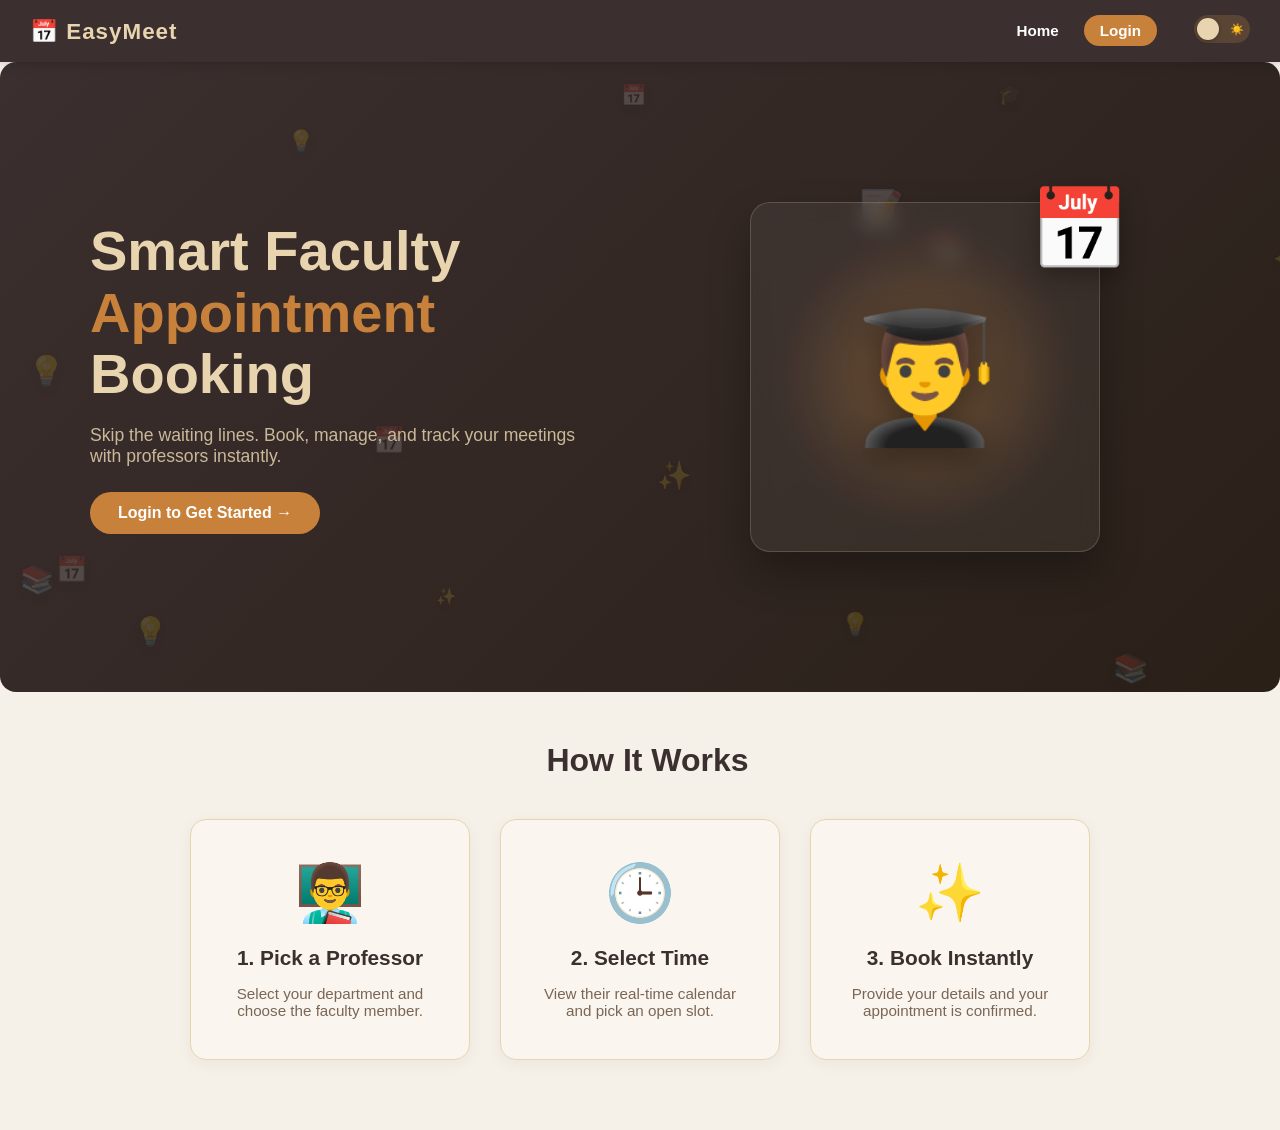
<file: index.html>
<!DOCTYPE html>
<html lang="en">
<head>
  <meta charset="UTF-8" />
  <meta name="viewport" content="width=device-width, initial-scale=1.0"/>
  <title>EasyMeet | Home</title>
  <link rel="stylesheet" href="style.css" />
</head>
<body>

  <nav class="navbar">
    <div class="nav-brand">📅 EasyMeet</div>
    <ul class="nav-links">
      <li><a href="index.html" class="active-link">Home</a></li>
      <li class="student-only" style="display: none;"><a href="booking.html">Book Slot</a></li>
      <li class="student-only" style="display: none;"><a href="history.html">My Appointments</a></li>
      <li class="faculty-only" style="display: none;"><a href="admin.html">Dashboard</a></li>
      <li><a href="login.html" class="btn-login">Login</a></li>
      <li><button id="darkModeBtn" class="dark-mode-btn" aria-label="Toggle dark mode"></button></li>
    </ul>
  </nav>

  <div class="main-layout-wrapper">
    <div class="center-content">
      
      <main class="hero interactive-hero" id="heroSection" style="border-radius: 16px; margin-bottom: 30px;">
        <div id="particlesContainer" class="particles-container"></div>
        <div class="hero-content-wrapper">
          <div class="hero-text-block">
            <h1>Smart Faculty <span class="highlight-text">Appointment</span> Booking</h1>
            <p>Skip the waiting lines. Book, manage, and track your meetings with professors instantly.</p>
            <div class="hero-buttons" style="justify-content: flex-start; margin-top: 25px;">
              <a href="login.html" id="heroActionBtn" class="btn btn-primary interactive-btn">Login to Get Started →</a>
            </div>
          </div>
          <div class="hero-illustration-block" id="heroIllustration">
            <div class="glow-orb"></div>
            <div class="illustration-container">
              <div class="student-figure" id="studentFig">👨‍🎓</div>
              <div class="calendar-figure" id="calendarFig">📅</div>
              <div class="check-figure">✅</div>
            </div>
          </div>
        </div>
      </main>

      <section class="how-it-works page-content" style="margin-top: 0; padding: 20px 0;">
        <h2 style="text-align: center; border: none; margin-bottom: 40px;">How It Works</h2>
        <div class="feature-cards">
          <div class="feature-card">
            <div class="feature-icon">👨‍🏫</div>
            <h3>1. Pick a Professor</h3>
            <p>Select your department and choose the faculty member.</p>
          </div>
          <div class="feature-card">
            <div class="feature-icon">🕒</div>
            <h3>2. Select Time</h3>
            <p>View their real-time calendar and pick an open slot.</p>
          </div>
          <div class="feature-card">
            <div class="feature-icon">✨</div>
            <h3>3. Book Instantly</h3>
            <p>Provide your details and your appointment is confirmed.</p>
          </div>
        </div>
      </section>

    </div>
  </div>

  <script src="main.js"></script>
  <script src="auth.js"></script>
  <script src="ui.js"></script>
  <script src="darkmode.js"></script>
  
  <script>
    document.addEventListener("DOMContentLoaded", function() {
      const isLoggedIn = localStorage.getItem("isLoggedIn") === "true";
      const userRole = localStorage.getItem("userRole");
      const heroBtn = document.getElementById("heroActionBtn");
      
      if (isLoggedIn && heroBtn) {
        if (userRole === "faculty") {
          heroBtn.href = "admin.html"; 
          heroBtn.innerHTML = "Go to Dashboard →";
        } else {
          heroBtn.href = "booking.html"; 
          heroBtn.innerHTML = "Book an Appointment →";
        }
      }
    });
  </script>
</body>
</html>
</file>
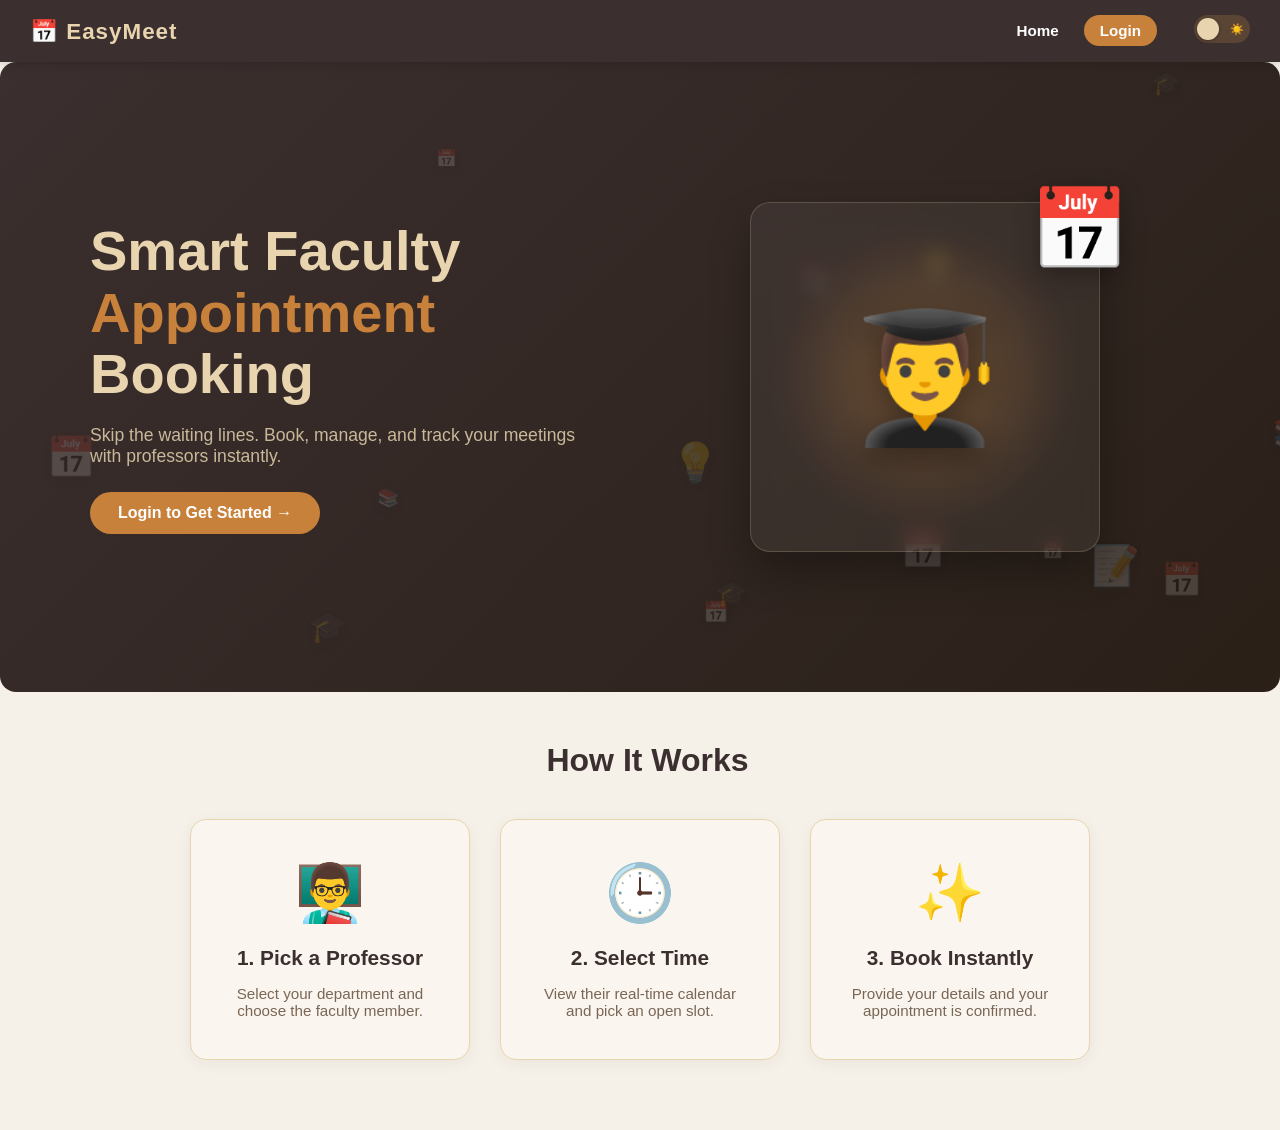
<file: admin.html>
<!DOCTYPE html>
<html lang="en">
<head>
  <meta charset="UTF-8" />
  <meta name="viewport" content="width=device-width, initial-scale=1.0"/>
  <title>Admin Panel | EasyMeet</title>
  <link rel="stylesheet" href="style.css" />
</head>
<body>
  <nav class="navbar">
    <div class="nav-brand">📅 EasyMeet — Admin</div>
    <ul class="nav-links">
      <li><a href="index.html">Home</a></li>
      <li class="student-only" style="display: none;"><a href="booking.html">Book Slot</a></li>
      <li class="student-only" style="display: none;"><a href="history.html">My Appointments</a></li>
      <li class="faculty-only" style="display: none;"><a href="admin.html" class="active-link">Dashboard</a></li>
      <li><a href="login.html" class="btn-login">Login</a></li>
      <li><button id="darkModeBtn" class="dark-mode-btn" aria-label="Toggle dark mode"></button></li>
    </ul>
  </nav>

  <main class="page-content">
    <h2>Faculty Dashboard</h2>
    <p id="adminWelcome">Manage your upcoming appointments and schedules.</p>

    <div class="stat-cards">
      <div class="stat-card"><span class="stat-number" id="statTotal">0</span><span class="stat-label">Total Appointments</span></div>
      <div class="stat-card stat-green"><span class="stat-number" id="statConfirmed">0</span><span class="stat-label">Confirmed</span></div>
      <div class="stat-card stat-red"><span class="stat-number" id="statCancelled">0</span><span class="stat-label">Cancelled</span></div>
    </div>

    <div class="admin-tabs">
      <button class="tab-btn active" onclick="switchTab('bookings')">📋 Appointments List</button>
      <button class="tab-btn" onclick="switchTab('calendar')">📅 Calendar View</button>
    </div>

    <div id="tab-bookings" class="tab-content active">
      <div class="search-filter-bar">
        <input type="text" id="adminSearch" class="input-field search-input" placeholder="🔍 Search name, purpose..." oninput="renderFilteredAdmin()" />
        <select id="statusFilter" class="filter-select" onchange="renderFilteredAdmin()">
          <option value="all">All Status</option>
          <option value="confirmed">✅ Confirmed</option>
          <option value="cancelled">❌ Cancelled</option>
        </select>
        <button class="btn btn-danger" onclick="resetSystem()">🔄 Reset All</button>
      </div>
      <div class="bookings-table-wrapper" id="bookingsTable"><p class="placeholder-text">Loading bookings...</p></div>
    </div>

    <div id="tab-calendar" class="tab-content" style="display:none;">
      <div class="calendar-toolbar" style="margin-bottom: 15px;"><button class="btn btn-secondary" onclick="goToToday()">📍 Go to Today</button></div>
      <div id="calendarContainer"></div>
    </div>
  </main>

  <script src="auth.js"></script>
  <script src="slots.js"></script>
  <script src="booking.js"></script>
  <script src="admin.js"></script>
  <script src="search.js"></script>
  <script src="calender.js"></script>
  <script src="ui.js"></script>
  <script src="darkmode.js"></script>
  <script>
    document.addEventListener("DOMContentLoaded", function () {
      requireLogin();
      if (localStorage.getItem("userRole") !== "faculty") { window.location.href = "index.html"; return; }
      const facultyName = localStorage.getItem("userName") || "Faculty";
      const welcome = document.getElementById("adminWelcome");
      if (welcome) welcome.textContent = `Welcome, ${facultyName}! Here is your schedule.`;
      renderFilteredAdmin();
    });
    function switchTab(tab) {
      document.getElementById("tab-bookings").style.display = "none"; document.getElementById("tab-calendar").style.display = "none";
      document.querySelectorAll(".tab-btn").forEach(b => b.classList.remove("active"));
      document.getElementById("tab-" + tab).style.display = "block"; event.target.classList.add("active");
      if (tab === "calendar") renderCalendar("calendarContainer");
    }
  </script>
</body>
</html>
</file>
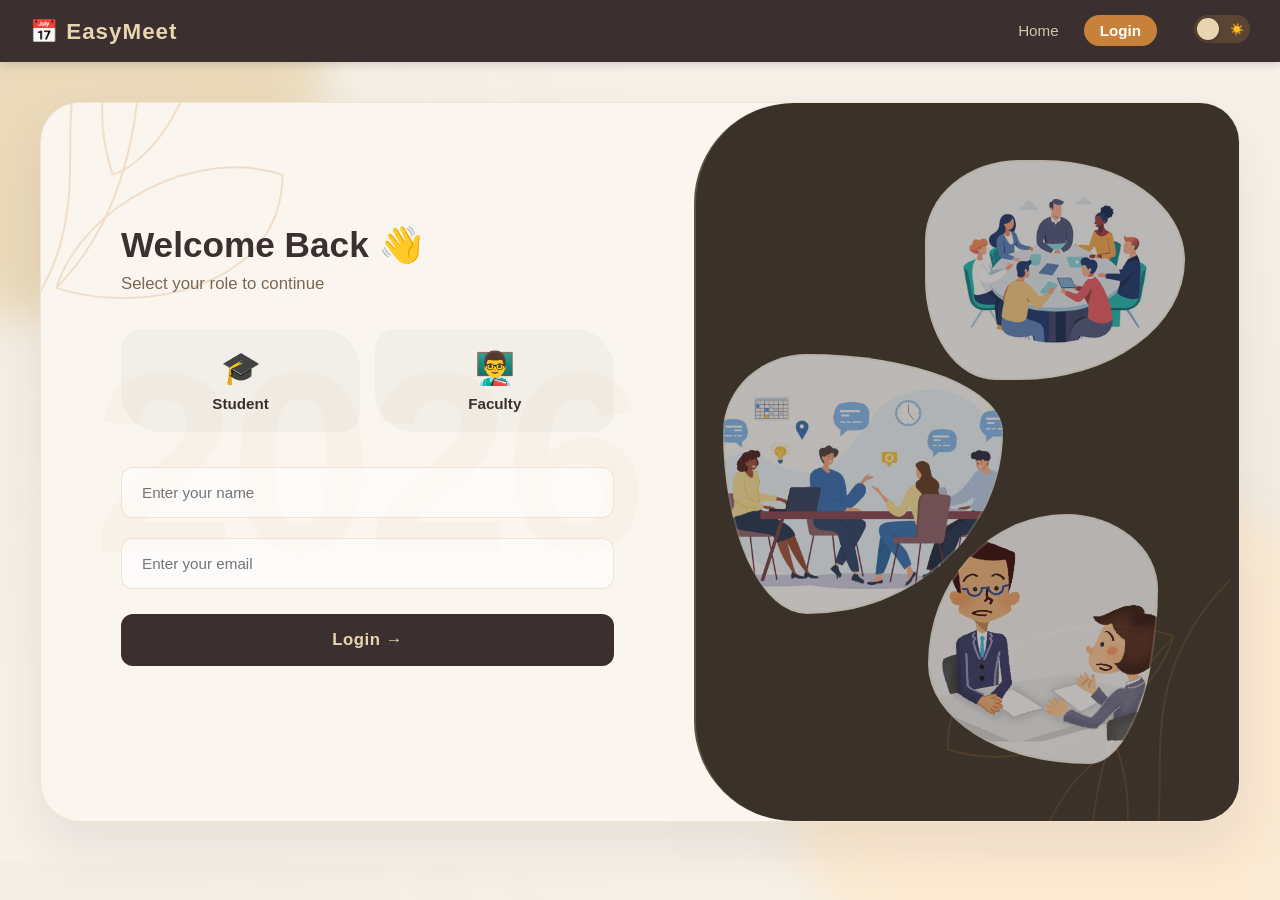
<file: booking.html>
<!DOCTYPE html>
<html lang="en">
<head>
  <meta charset="UTF-8" />
  <meta name="viewport" content="width=device-width, initial-scale=1.0"/>
  <title>Book a Slot | EasyMeet</title>
  <link rel="stylesheet" href="style.css" />
</head>
<body>

  <nav class="navbar">
    <div class="nav-brand">📅 EasyMeet</div>
    <ul class="nav-links">
      <li><a href="index.html">Home</a></li>
      <li class="student-only" style="display: none;"><a href="booking.html" class="active-link">Book Slot</a></li>
      <li class="student-only" style="display: none;"><a href="history.html">My Appointments</a></li>
      <li class="faculty-only" style="display: none;"><a href="admin.html">Dashboard</a></li>
      <li><a href="login.html" class="btn-login">Login</a></li>
      <li><button id="darkModeBtn" class="dark-mode-btn" aria-label="Toggle dark mode"></button></li>
    </ul>
  </nav>

  <main class="page-content">
    <h2>Pick a Time Slot</h2>
    <p>Select faculty and date first, then pick your slot.</p>

    <div class="booking-steps">
      <div class="step active" id="step1"><span class="step-num">1</span><span class="step-label">Select Faculty & Date</span></div>
      <div class="step-arrow">→</div>
      <div class="step" id="step2"><span class="step-num">2</span><span class="step-label">Pick Time Slot</span></div>
      <div class="step-arrow">→</div>
      <div class="step" id="step3"><span class="step-num">3</span><span class="step-label">Fill Details</span></div>
    </div>

    <div class="selector-card">
      <div class="selector-grid">
        <div class="selector-group">
          <label class="selector-label">👨‍🏫 Select Faculty</label>
          <select id="facultySelect" class="input-field select-field" onchange="onFacultyOrDateChange()">
            <option value="">-- Choose Faculty --</option>
            <option value="f1">Dr. Ramesh Kumar — Computer Science</option>
            <option value="f2">Prof. Anita Sharma — Mathematics</option>
            <option value="f3">Dr. Suresh Nair — Electronics</option>
            <option value="f4">Prof. Meena Iyer — Physics</option>
            <option value="f5">Dr. Arvind Singh — Mechanical</option>
          </select>
        </div>
        <div class="selector-group">
          <label class="selector-label">📅 Select Date</label>
          <input type="date" id="bookingDate" class="input-field select-field" onchange="onFacultyOrDateChange()" oninput="onFacultyOrDateChange()" />
        </div>
      </div>
      <div id="facultyInfoCard" class="faculty-info-card" style="display:none;">
        <span class="faculty-avatar">👨‍🏫</span>
        <div class="faculty-info-text">
          <span id="facultyInfoName" class="faculty-info-name"></span>
          <span id="facultyInfoDept" class="faculty-info-dept"></span>
        </div>
      </div>
    </div>

    <p id="nextSlotHint" class="next-slot-hint" style="display:none;"></p>

    <div class="slots-container" id="slotsContainer">
      <div class="placeholder-text">📅 Please select a <strong>date</strong> and 👨‍🏫 <strong>faculty</strong> above to see available slots.</div>
    </div>

    <div class="booking-form-card" id="bookingFormCard">
      <h3>📋 Appointment Details</h3>
      <p id="selectedSlotDisplay" class="selected-slot-text">No slot selected yet</p>
      <div class="form-grid">
        <div class="form-row">
          <div class="form-group"><label class="form-label">👤 Full Name</label><input type="text" id="bookingName" placeholder="Your full name" class="input-field" /></div>
          <div class="form-group"><label class="form-label">🎓 Roll Number</label><input type="text" id="bookingRollNo" placeholder="e.g. CS2021001" class="input-field" /></div>
        </div>
        <div class="form-row">
          <div class="form-group"><label class="form-label">📧 Email</label><input type="email" id="bookingEmail" placeholder="your@email.com" class="input-field" /></div>
          <div class="form-group">
            <label class="form-label">⚡ Priority</label>
            <select id="prioritySelect" class="input-field select-field"><option value="low">🟢 Low</option><option value="medium" selected>🟡 Medium</option><option value="urgent">🔴 Urgent</option></select>
          </div>
        </div>
        <div class="form-row">
          <div class="form-group">
            <label class="form-label">⏱️ Duration</label>
            <select id="durationSelect" class="input-field select-field" onchange="onDurationChange()"><option value="30min">30 Minutes</option><option value="1hr">1 Hour (blocks 2 slots)</option></select>
          </div>
          <div class="form-group"><label class="form-label">📝 Purpose</label><input type="text" id="bookingPurpose" placeholder="e.g. Project discussion" class="input-field" /></div>
        </div>
        <div class="form-group full-width-group">
          <label class="form-label">🗒️ Additional Notes (optional)</label>
          <textarea id="bookingNotes" placeholder="Any extra details for the faculty..." class="input-field textarea-field" rows="2"></textarea>
        </div>
      </div>
      <p class="login-note" id="bookingError"></p>
      <div class="form-actions">
        <button class="btn btn-primary" onclick="handleBookingSubmit()">Confirm Booking ✅</button>
        <a href="index.html" class="btn btn-outline-dark">Cancel</a>
      </div>
    </div>
  </main>

  <script src="slots.js"></script>
  <script src="auth.js"></script>
  <script src="booking.js"></script>
  <script src="smart.js"></script>
  <script src="ui.js"></script>
  <script src="darkmode.js"></script>
  <script>
    document.addEventListener("DOMContentLoaded", function () {
      requireLogin();
      const storedName = localStorage.getItem("userName");
      const storedEmail = localStorage.getItem("userEmail");
      if(storedName) document.getElementById("bookingName").value = storedName;
      if(storedEmail) document.getElementById("bookingEmail").value = storedEmail;

      const today = new Date().toISOString().split("T")[0];
      const dateInput = document.getElementById("bookingDate");
      dateInput.min   = today; dateInput.value = today;

      document.getElementById("facultySelect").addEventListener("change", onFacultyOrDateChange);
      document.getElementById("bookingDate").addEventListener("change",   onFacultyOrDateChange);
      document.getElementById("bookingDate").addEventListener("input",    onFacultyOrDateChange);
      document.getElementById("durationSelect").addEventListener("change", onDurationChange);
      renderSlotsWithColors("slotsContainer", smartSlotClick);
    });

    window.addEventListener("beforeunload", function (e) { if (typeof selectedSlot !== 'undefined' && selectedSlot) { e.preventDefault(); e.returnValue = ""; } });

    function onFacultyOrDateChange() {
      const facultyId = document.getElementById("facultySelect").value;
      const date      = document.getElementById("bookingDate").value;
      const infoCard = document.getElementById("facultyInfoCard");
      if (facultyId) {
        const faculty = getFacultyById(facultyId);
        if (faculty) { document.getElementById("facultyInfoName").textContent = faculty.name; document.getElementById("facultyInfoDept").textContent = faculty.dept; infoCard.style.display = "flex"; }
      } else { infoCard.style.display = "none"; }
      if (typeof selectedSlot !== 'undefined') selectedSlot = null;
      const display = document.getElementById("selectedSlotDisplay");
      if (display) { display.textContent = "No slot selected yet"; display.style.color = ""; }

      const step1 = document.getElementById("step1"); const step2 = document.getElementById("step2");
      if (facultyId && date) { step1.classList.add("done"); step1.classList.remove("active"); step2.classList.add("active"); } 
      else { step1.classList.remove("done"); step1.classList.add("active"); step2.classList.remove("active"); }

      renderSlotsWithColors("slotsContainer", smartSlotClick);
      if (typeof showNextSlotHint === "function") showNextSlotHint();
    }

    function onDurationChange() {
      const duration = document.getElementById("durationSelect").value;
      if (duration === "1hr" && typeof selectedSlot !== 'undefined' && selectedSlot) {
        const idx = ALL_SLOTS.findIndex(s => s.id === selectedSlot.id);
        if (idx !== -1 && idx + 1 < ALL_SLOTS.length) {
          if (typeof showToast === "function") showToast("⏱️ 1hr: " + selectedSlot.label + " + " + ALL_SLOTS[idx + 1].label + " will be blocked.", "warning");
        }
      }
    }
  </script>
</body>
</html>
</file>
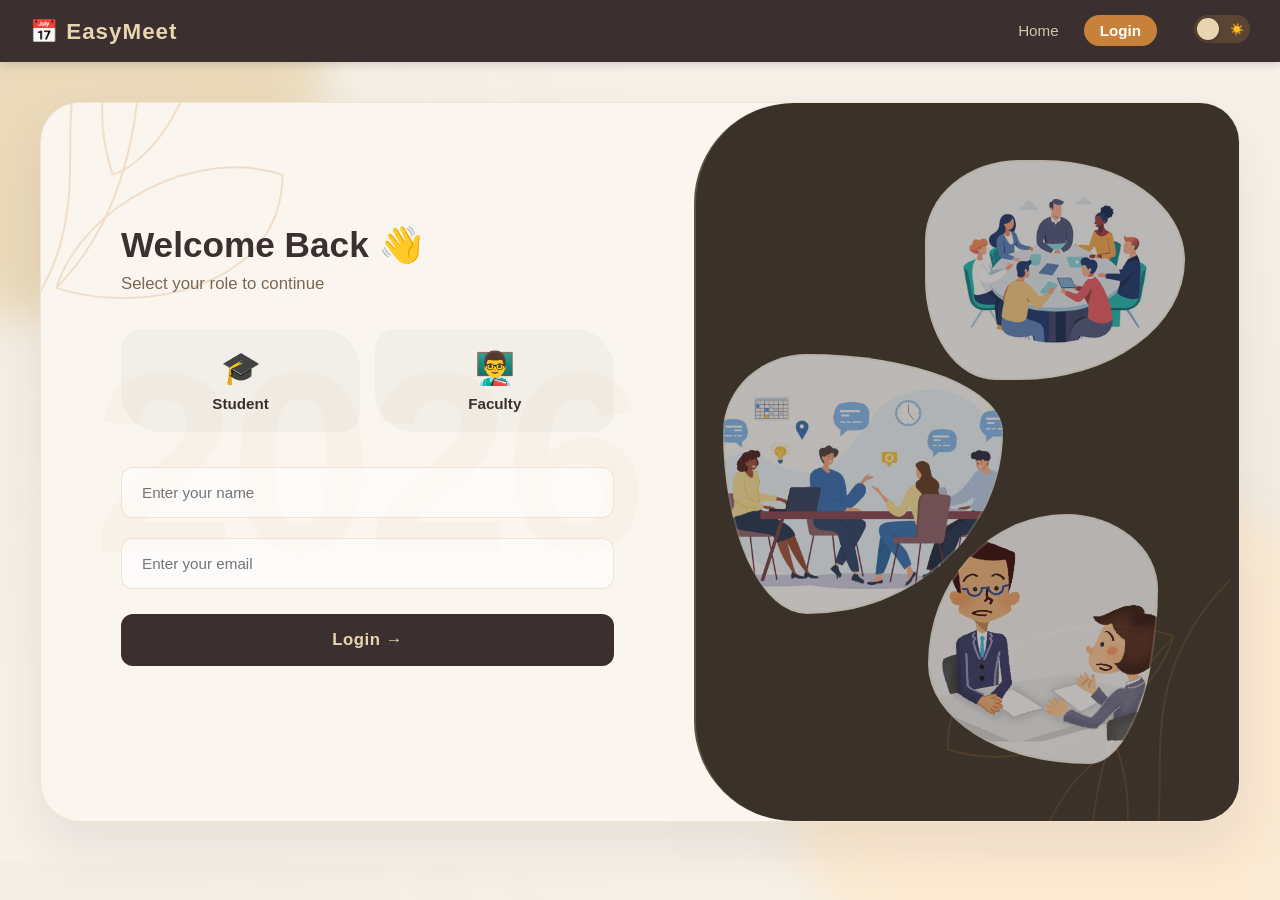
<file: confirmation.html>
<!DOCTYPE html>
<html lang="en">
<head>
  <meta charset="UTF-8" />
  <meta name="viewport" content="width=device-width, initial-scale=1.0"/>
  <title>Booking Confirmed | EasyMeet</title>
  <link rel="stylesheet" href="style.css" />
</head>
<body>

  <nav class="navbar">
    <div class="nav-brand">📅 EasyMeet</div>
    <ul class="nav-links">
      <li><a href="index.html">Home</a></li>
      <li class="student-only" style="display: none;"><a href="booking.html">Book Slot</a></li>
      <li class="student-only" style="display: none;"><a href="history.html">My Appointments</a></li>
      <li class="faculty-only" style="display: none;"><a href="admin.html">Dashboard</a></li>
      <li><a href="login.html" class="btn-login">Login</a></li>
      <li><button id="darkModeBtn" class="dark-mode-btn" aria-label="Toggle dark mode"></button></li>
    </ul>
  </nav>

  <main class="confirm-wrapper">
    <div class="confirm-card">
      <div class="confirm-icon">✅</div>
      <h2>Booking Confirmed!</h2>
      <p class="confirm-subtitle">Your appointment has been successfully booked.</p>

      <div class="confirm-details" id="confirmDetails">
        <p style="color:#7a6655;">Loading your booking details...</p>
      </div>

      <div class="confirm-actions">
        <a href="booking.html" class="btn btn-primary">📋 Book Another</a>
        <a href="history.html" class="btn btn-secondary">📁 My Appointments</a>
        <a href="index.html" class="btn btn-outline-dark">🏠 Home</a>
      </div>
    </div>
  </main>

  <script src="auth.js"></script>
  <script src="ui.js"></script>
  <script src="darkmode.js"></script>
  <script>
    document.addEventListener("DOMContentLoaded", function () {
      requireLogin();
      const container = document.getElementById("confirmDetails");
      if (!container) return;
      const booking = JSON.parse(localStorage.getItem("lastBooking"));
      if (!booking) {
        container.innerHTML = `<p style="color:#b94040;text-align:center;padding:20px;">⚠️ No booking found. Please <a href="booking.html" style="color:#c8813a;">book an appointment</a> first.</p>`;
        return;
      }
      const priorityColors = {
        low:    { bg: "#e8f5e9", color: "#2e7d32", label: "🟢 Low"    },
        medium: { bg: "#fff8e1", color: "#f57f17", label: "🟡 Medium" },
        urgent: { bg: "#fdecea", color: "#b94040", label: "🔴 Urgent" }
      };
      const p = priorityColors[booking.priority] || priorityColors.medium;
      container.innerHTML = `
        <div class="detail-row"><span class="detail-label">🪪 Booking ID</span><span class="detail-value">${booking.id}</span></div>
        <div class="detail-row"><span class="detail-label">👤 Name</span><span class="detail-value">${booking.name}</span></div>
        <div class="detail-row"><span class="detail-label">🎓 Roll No</span><span class="detail-value">${booking.rollNo || "N/A"}</span></div>
        <div class="detail-row"><span class="detail-label">📧 Email</span><span class="detail-value">${booking.email}</span></div>
        <div class="detail-row"><span class="detail-label">👨‍🏫 Faculty</span><span class="detail-value">${booking.facultyName || "N/A"}</span></div>
        <div class="detail-row"><span class="detail-label">🏛️ Department</span><span class="detail-value">${booking.facultyDept || "N/A"}</span></div>
        <div class="detail-row"><span class="detail-label">📅 Date</span><span class="detail-value">${booking.date || "N/A"}</span></div>
        <div class="detail-row"><span class="detail-label">🕐 Time Slot</span><span class="detail-value">${booking.slotLabel}</span></div>
        <div class="detail-row"><span class="detail-label">⏱️ Duration</span><span class="detail-value">${booking.duration || "30min"}</span></div>
        <div class="detail-row"><span class="detail-label">⚡ Priority</span><span class="detail-value"><span style="background:${p.bg};color:${p.color};padding:3px 10px;border-radius:20px;font-weight:700;font-size:0.85rem;">${p.label}</span></span></div>
        <div class="detail-row"><span class="detail-label">📝 Purpose</span><span class="detail-value">${booking.purpose}</span></div>
        <div class="detail-row"><span class="detail-label">✅ Status</span><span class="detail-value status-confirmed">Confirmed</span></div>
      `;
    });
  </script>
</body>
</html>
</file>
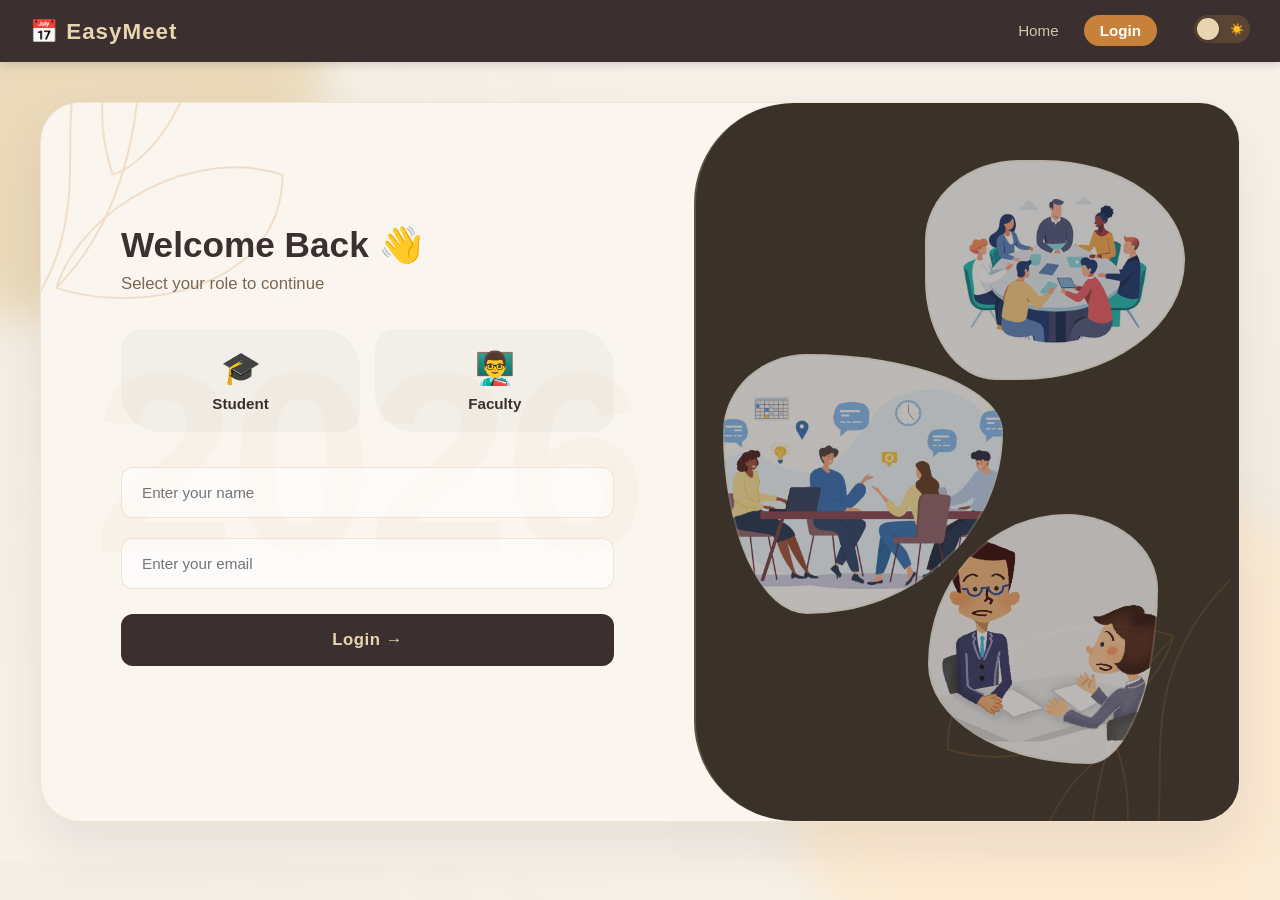
<file: history.html>
<!DOCTYPE html>
<html lang="en">
<head>
  <meta charset="UTF-8" />
  <meta name="viewport" content="width=device-width, initial-scale=1.0"/>
  <title>My Appointments | EasyMeet</title>
  <link rel="stylesheet" href="style.css" />
</head>
<body>

  <nav class="navbar">
    <div class="nav-brand">📅 EasyMeet</div>
    <ul class="nav-links">
      <li><a href="index.html">Home</a></li>
      <li class="student-only" style="display: none;"><a href="booking.html">Book Slot</a></li>
      <li class="student-only" style="display: none;"><a href="history.html" class="active-link">My Appointments</a></li>
      <li class="faculty-only" style="display: none;"><a href="admin.html">Dashboard</a></li>
      <li><a href="login.html" class="btn-login">Login</a></li>
      <li><button id="darkModeBtn" class="dark-mode-btn" aria-label="Toggle dark mode"></button></li>
    </ul>
  </nav>

  <main class="page-content">
    <h2>My Appointments</h2>
    <p>Search and manage all your booked appointments.</p>

    <div class="history-toolbar">
      <span id="totalCount" class="total-badge">0 Appointment(s)</span>
      <a href="booking.html" class="btn btn-primary">+ Book New</a>
    </div>

    <div class="search-filter-bar">
      <input type="text" id="historySearch" class="input-field search-input" placeholder="🔍 Search by slot, purpose, faculty..." oninput="renderAllHistory()" />
      <select id="historyStatusFilter" class="filter-select" onchange="renderAllHistory()">
        <option value="all">All Status</option>
        <option value="confirmed">✅ Confirmed</option>
        <option value="cancelled">❌ Cancelled</option>
      </select>
    </div>

    <div id="historyContainer"></div>

  </main>

  <script src="auth.js"></script>
  <script src="slots.js"></script>
  <script src="booking.js"></script>
  <script src="history.js"></script>
  <script src="ui.js"></script>
  <script src="darkmode.js"></script>
  <script>
    document.addEventListener("DOMContentLoaded", function () {
      requireLogin();
      renderAllHistory();
    });
  </script>
</body>
</html>
</file>
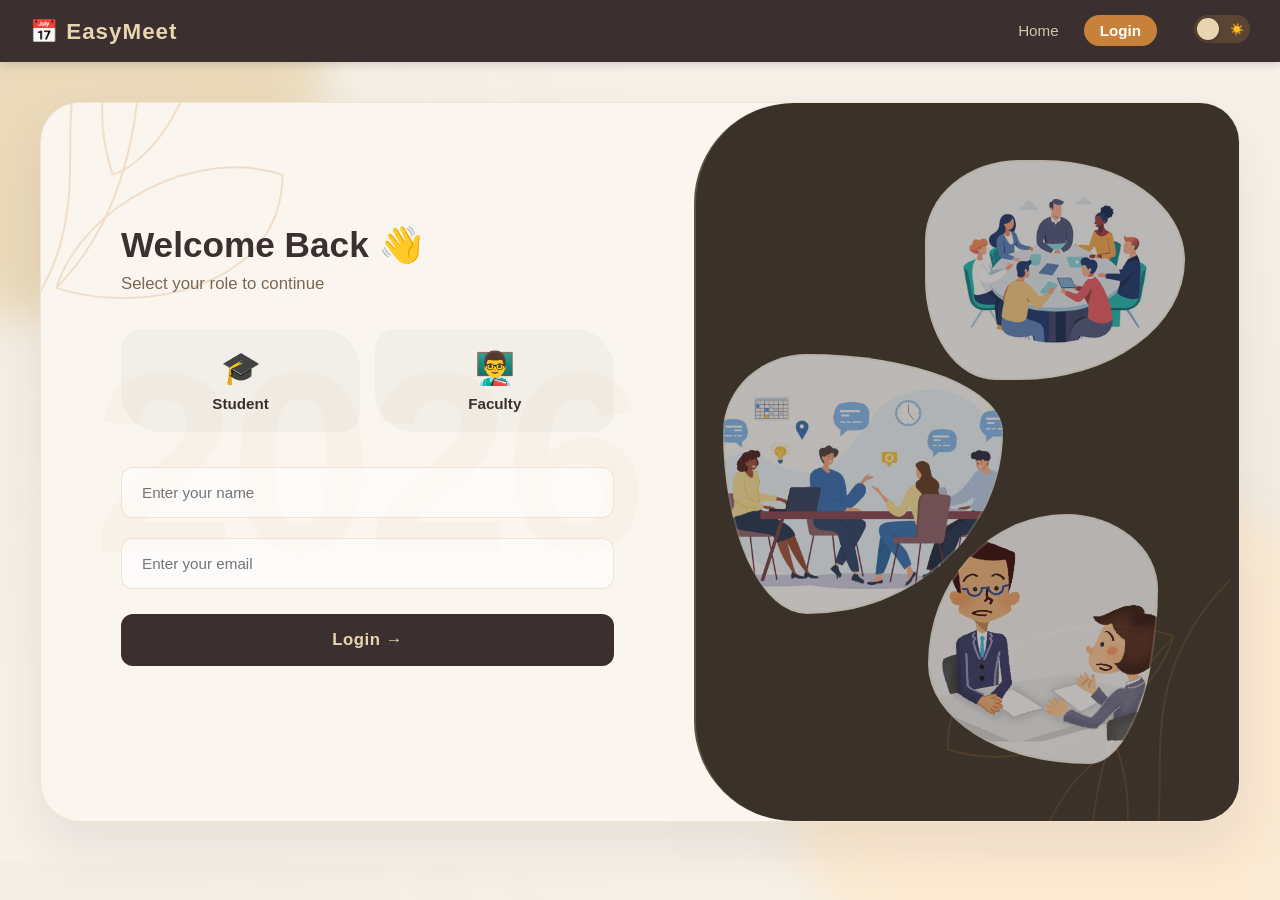
<file: login.html>
<!DOCTYPE html>
<html lang="en">
<head>
  <meta charset="UTF-8" />
  <meta name="viewport" content="width=device-width, initial-scale=1.0"/>
  <title>Login | EasyMeet</title>
  <link rel="stylesheet" href="style.css" />
</head>
<body class="login-body-bg">
  <nav class="navbar">
    <div class="nav-brand">📅 EasyMeet</div>
    <ul class="nav-links">
      <li><a href="index.html">Home</a></li>
      <li class="student-only" style="display: none;"><a href="booking.html">Book Slot</a></li>
      <li class="student-only" style="display: none;"><a href="history.html">My Appointments</a></li>
      <li class="faculty-only" style="display: none;"><a href="admin.html">Dashboard</a></li>
      <li><a href="login.html" class="btn-login active-link">Login</a></li>
      <li><button id="darkModeBtn" class="dark-mode-btn" aria-label="Toggle dark mode"></button></li>
    </ul>
  </nav>

  <main class="split-login-container">
    
    <div class="login-pane-left">
      <div class="watermark-text">2026</div>

      <div class="gossamer-leaf leaf-left"></div>

      <div class="login-content-wrapper">
        <h2 style="margin-bottom: 8px; font-size: 2.2rem; color: #3b2f2f;">Welcome Back 👋</h2>
        <p style="margin-bottom: 35px; color: #7a6655; font-size: 1.05rem;">Select your role to continue</p>
        
        <div class="role-selector" style="gap: 15px; margin-bottom: 35px;">
          <div class="role-card aesthetic-role" id="roleStudent" onclick="selectRole('student')">
            <span class="role-icon">🎓</span><span class="role-label">Student</span>
          </div>
          <div class="role-card aesthetic-role" id="roleFaculty" onclick="selectRole('faculty')">
            <span class="role-icon">👨‍🏫</span><span class="role-label">Faculty</span>
          </div>
        </div>
        
        <div class="login-form aesthetic-form" style="gap: 20px;">
          <div id="nameFieldWrapper">
            <input type="text" id="userName" placeholder="Enter your name" class="input-field soft-input" />
          </div>
          <input type="email" id="userEmail" placeholder="Enter your email" class="input-field soft-input" />
          <button class="btn btn-primary full-width soft-btn" onclick="handleLogin()">Login →</button>
        </div>
        <p class="login-note" id="loginError" style="margin-top: 15px;"></p>
      </div>
    </div>


    <div class="login-pane-right">
      <div class="gossamer-leaf leaf-right"></div>

      <div class="soft-blob blob-top-right" style="background-image: url('EasyMeet1.jpg');"></div>
      <div class="soft-blob blob-middle-left" style="background-image: url('EasyMeet2.jpg');"></div>
      <div class="soft-blob blob-bottom-right" style="background-image: url('EasyMeet3.png');"></div>
    </div>

  </main>

  <script src="slots.js"></script>
  <script src="auth.js"></script>
  <script>
    const originalSelectRole = selectRole;
    selectRole = function(role) {
      originalSelectRole(role);
      const wrapper = document.getElementById("nameFieldWrapper");
      if (role === "faculty") {
        wrapper.innerHTML = `<select id="userName" class="input-field select-field soft-input"><option value="">-- Select your name --</option>${FACULTY_LIST.map(f => `<option value="${f.name}">${f.name} — ${f.dept}</option>`).join("")}</select>`;
      } else {
        wrapper.innerHTML = `<input type="text" id="userName" placeholder="Enter your name" class="input-field soft-input" />`;
      }
    };
  </script>
  <script src="ui.js"></script>
  <script src="darkmode.js"></script>
</body>
</html>
</file>
<file: style.css>
/* ===== RESET & BASE ===== */
* {
  margin: 0;
  padding: 0;
  box-sizing: border-box;
}

body {
  font-family: 'Segoe UI', Tahoma, Geneva, Verdana, sans-serif;
  background-color: #f5f0e8;
  color: #3b2f2f;
  transition: background-color 0.3s ease, color 0.3s ease;
}

a {
  text-decoration: none;
  color: inherit;
}

/* ===== NAVBAR ===== */
.navbar {
  display: flex;
  justify-content: space-between;
  align-items: center;
  background-color: #3b2f2f;
  padding: 15px 30px;
  color: #f5f0e8;
  position: sticky;
  top: 0;
  z-index: 100;
  box-shadow: 0 2px 10px rgba(0,0,0,0.15);
  transition: background-color 0.3s ease;
}

.nav-brand {
  font-size: 1.4rem;
  font-weight: bold;
  letter-spacing: 1px;
  color: #e8d5b0;
}

.nav-links {
  list-style: none;
  display: flex;
  gap: 25px;
  align-items: center;
}

.nav-links a {
  color: #d4c5a9;
  font-size: 0.95rem;
  transition: color 0.2s;
}

.nav-links a:hover, .nav-links a.active-link {
  color: #fff;
  font-weight: bold;
}

.btn-login {
  background-color: #c8813a;
  color: #fff !important;
  padding: 7px 16px;
  border-radius: 20px;
  font-weight: bold;
  transition: background 0.2s;
}

.btn-login:hover {
  background-color: #a8652a;
}

/* ===== HERO SECTION ===== */
.hero {
  text-align: center;
  padding: 90px 20px;
  background: linear-gradient(135deg, #3b2f2f, #6b4c3b);
  color: #f5f0e8;
  min-height: 60vh;
  display: flex;
  flex-direction: column;
  justify-content: center;
  align-items: center;
  gap: 20px;
}

.hero h1 {
  font-size: 2.8rem;
  font-weight: 700;
  color: #e8d5b0;
}

.hero p {
  font-size: 1.1rem;
  color: #c9b99a;
  max-width: 500px;
}

.hero-buttons {
  display: flex;
  gap: 15px;
  flex-wrap: wrap;
  justify-content: center;
  margin-top: 10px;
}

/* ===== BUTTONS ===== */
.btn {
  padding: 12px 28px;
  border-radius: 25px;
  font-size: 1rem;
  font-weight: 600;
  cursor: pointer;
  border: none;
  transition: all 0.25s ease;
  display: inline-block;
}

.btn-primary { background-color: #c8813a; color: #fff; }
.btn-primary:hover {
  background-color: #a8652a;
  transform: translateY(-2px);
  box-shadow: 0 5px 15px rgba(200,129,58,0.35);
}

.btn-secondary { background-color: #7a5c44; color: #f5f0e8; }
.btn-secondary:hover {
  background-color: #5e4433;
  transform: translateY(-2px);
}

.btn-outline { background-color: transparent; color: #f5f0e8; border: 2px solid #e8d5b0; }
.btn-outline:hover { background-color: #e8d5b0; color: #3b2f2f; transform: translateY(-2px); }

.btn-danger { background-color: #b94040; color: white; }
.btn-danger:hover { background-color: #952f2f; }

.btn-danger-sm {
  background: #b94040; color: white; border: none; padding: 6px 12px;
  border-radius: 8px; font-size: 0.8rem; cursor: pointer; transition: background 0.2s; margin-right: 5px;
}
.btn-danger-sm:hover { background: #952f2f; }

.btn-delete-sm {
  background: #7a5c44; color: white; border: none; padding: 6px 12px;
  border-radius: 8px; font-size: 0.8rem; cursor: pointer; transition: background 0.2s;
}
.btn-delete-sm:hover { background: #5e4433; }

.btn-outline-dark {
  background: transparent; border: 2px solid #3b2f2f; color: #3b2f2f;
  padding: 12px 28px; border-radius: 25px; font-size: 1rem; font-weight: 600; cursor: pointer; transition: all 0.2s ease;
}
.btn-outline-dark:hover { background: #3b2f2f; color: #f5f0e8; }

/* ===== PAGE CONTENT ===== */
.page-content { max-width: 900px; margin: 50px auto; padding: 0 20px; }
.page-content h2 { font-size: 2rem; margin-bottom: 10px; color: #3b2f2f; border-left: 5px solid #c8813a; padding-left: 15px; }
.page-content p { color: #7a6655; margin-bottom: 25px; }

/* ===== LOGIN PAGE ===== */
.login-wrapper { min-height: 85vh; display: flex; justify-content: center; align-items: center; padding: 30px 20px; background-color: #f5f0e8; }
.login-card { background: #faf6ef; border-radius: 16px; padding: 40px 35px; width: 100%; max-width: 480px; box-shadow: 0 8px 30px rgba(59,47,47,0.12); border: 1px solid #e8d5b0; text-align: center; }

.role-selector { display: flex; gap: 20px; justify-content: center; margin-bottom: 35px; }
.role-card {
  flex: 1; padding: 18px 10px; border-radius: 12px; border: 2px solid #e8d5b0;
  background: #fff8f0; cursor: pointer; transition: all 0.2s ease;
  display: flex; flex-direction: column; align-items: center; gap: 8px;
}
.role-card:hover { border-color: #c8813a; background: #fff2e2; }
.role-card.active { border-color: #c8813a; background: #fde8cc; box-shadow: 0 4px 12px rgba(200,129,58,0.25); }
.role-icon { font-size: 2rem; }
.role-label { font-weight: 600; color: #3b2f2f; font-size: 0.95rem; }

.login-form { display: flex; flex-direction: column; gap: 22px; }
.login-note { margin-top: 20px; font-size: 0.9rem; min-height: 20px; color: #b94040; }

/* ===== FORMS & INPUTS ===== */
.input-field {
  padding: 14px 16px; border-radius: 10px; border: 1.5px solid #d4c5a9;
  background: #fff; font-size: 0.95rem; color: #3b2f2f; outline: none; transition: border 0.2s; width: 100%; font-family: inherit;
}
.input-field:focus { border-color: #c8813a; }
.select-field {
  appearance: none;
  background-image: url("data:image/svg+xml,%3Csvg xmlns='http://www.w3.org/2000/svg' width='12' height='8' viewBox='0 0 12 8'%3E%3Cpath fill='%23c8813a' d='M6 8L0 0h12z'/%3E%3C/svg%3E");
  background-repeat: no-repeat; background-position: right 14px center; cursor: pointer;
}
.full-width { width: 100%; padding: 14px; font-size: 1rem; border-radius: 10px; margin-top: 5px; }

.form-grid, .form-row { display: grid; grid-template-columns: 1fr 1fr; gap: 16px; margin-bottom: 10px; }
.form-group { display: flex; flex-direction: column; gap: 7px; }
.form-label, .selector-label { font-size: 0.85rem; font-weight: 700; color: #7a6655; text-transform: uppercase; letter-spacing: 0.5px; }
.full-width-group { grid-column: 1 / -1; }
.textarea-field { resize: vertical; font-family: inherit; }

/* ===== BOOKING CARDS & SLOTS ===== */
.selector-card { background: #faf6ef; border: 1px solid #e8d5b0; border-radius: 14px; padding: 22px; margin-bottom: 20px; box-shadow: 0 4px 14px rgba(59,47,47,0.07); }
.booking-form-card { background: #faf6ef; border: 1px solid #e8d5b0; border-radius: 16px; padding: 30px; margin-top: 35px; box-shadow: 0 6px 20px rgba(59,47,47,0.08); }
.booking-form-card h3 { font-size: 1.4rem; color: #3b2f2f; margin-bottom: 10px; }
.selected-slot-text { font-size: 0.95rem; color: #7a6655; margin-bottom: 20px; font-weight: 500; }
.form-actions { display: flex; gap: 14px; margin-top: 18px; flex-wrap: wrap; }

.slots-container { display: flex; flex-wrap: wrap; gap: 14px; margin: 20px 0; }
.placeholder-text { color: #b0a090; font-style: italic; padding: 25px; border: 2px dashed #d4c5a9; border-radius: 10px; width: 100%; text-align: center; background-color: #faf6ef; }

.slot-card {
  width: calc(33.33% - 10px); padding: 18px 15px; border-radius: 12px;
  display: flex; flex-direction: column; gap: 8px; cursor: pointer; transition: all 0.2s ease; border: 2px solid transparent;
}
.slot-available { background: #fff8f0; border-color: #d4c5a9; }
.slot-available:hover { border-color: #c8813a; background: #fde8cc; transform: translateY(-3px); box-shadow: 0 6px 16px rgba(200,129,58,0.2); }
.slot-booked { background: #f5eded; border-color: #e0b0b0; cursor: not-allowed; opacity: 0.7; }
.slot-selected { background: #fde8cc; border-color: #c8813a !important; box-shadow: 0 6px 18px rgba(200,129,58,0.3); transform: translateY(-3px); }
.slot-time { font-weight: 600; color: #3b2f2f; font-size: 0.95rem; }
.slot-status { font-size: 0.82rem; color: #7a6655; display: flex; align-items: center; gap: 5px; }

/* ===== FACULTY INFO & BOOKING STEPS ===== */
.faculty-info-card { display: flex; align-items: center; gap: 14px; background: #fff8f0; border: 1px solid #e8d5b0; border-radius: 10px; padding: 12px 16px; margin-top: 16px; }
.faculty-avatar { font-size: 2rem; }
.faculty-info-text { display: flex; flex-direction: column; gap: 3px; }
.faculty-info-name { font-weight: 700; color: #3b2f2f; font-size: 0.95rem; }
.faculty-info-dept { font-size: 0.82rem; color: #7a6655; }

.booking-steps { display: flex; align-items: center; gap: 10px; margin-bottom: 24px; flex-wrap: wrap; }
.step { display: flex; align-items: center; gap: 8px; padding: 8px 16px; border-radius: 20px; border: 2px solid #d4c5a9; background: #fff8f0; opacity: 0.5; transition: all 0.3s; }
.step.active { border-color: #c8813a; background: #fde8cc; opacity: 1; }
.step.done { border-color: #4caf50; background: #e8f5e9; opacity: 1; }
.step-num { width: 22px; height: 22px; border-radius: 50%; background: #c8813a; color: white; font-size: 0.75rem; font-weight: 700; display: flex; align-items: center; justify-content: center; }
.step.done .step-num { background: #4caf50; }
.step-label { font-size: 0.82rem; font-weight: 600; color: #3b2f2f; }
.step-arrow { color: #c8813a; font-size: 1.1rem; font-weight: 700; }

/* ===== CONFIRMATION & HISTORY PAGES ===== */
.confirm-wrapper { min-height: 85vh; display: flex; justify-content: center; align-items: center; padding: 30px 20px; background-color: #f5f0e8; }
.confirm-card { background: #faf6ef; border-radius: 16px; padding: 45px 40px; width: 100%; max-width: 520px; box-shadow: 0 8px 30px rgba(59,47,47,0.12); border: 1px solid #e8d5b0; text-align: center; }
.confirm-icon { font-size: 3.5rem; margin-bottom: 15px; }
.confirm-details { background: #fff8f0; border-radius: 12px; padding: 20px; margin-bottom: 28px; border: 1px solid #e8d5b0; text-align: left; }
.detail-row { display: flex; justify-content: space-between; align-items: flex-start; padding: 10px 0; border-bottom: 1px solid #eddfc8; gap: 10px; }
.detail-row:last-child { border-bottom: none; }
.detail-label { font-weight: 600; color: #7a6655; font-size: 0.88rem; min-width: 110px; }
.detail-value { color: #3b2f2f; font-size: 0.92rem; text-align: right; word-break: break-word; }

.history-toolbar { display: flex; justify-content: space-between; align-items: center; margin-bottom: 20px; }
.total-badge { background: #e8d5b0; color: #3b2f2f; padding: 6px 14px; border-radius: 20px; font-size: 0.88rem; font-weight: 600; }
.history-card { background: #faf6ef; border-radius: 14px; padding: 22px 25px; margin-bottom: 18px; border: 1px solid #e8d5b0; box-shadow: 0 4px 14px rgba(59,47,47,0.07); }
.card-confirmed { border-left: 5px solid #c8813a; }
.card-cancelled { border-left: 5px solid #b94040; opacity: 0.75; }
.history-card-header { display: flex; justify-content: space-between; align-items: center; margin-bottom: 16px; }
.booking-id { font-size: 0.82rem; color: #7a6655; font-family: monospace; background: #eddfc8; padding: 3px 10px; border-radius: 10px; }
.history-card-body { display: grid; grid-template-columns: 1fr 1fr; gap: 10px 20px; margin-bottom: 16px; }
.history-detail { display: flex; flex-direction: column; gap: 3px; }
.hd-label { font-size: 0.78rem; color: #a0907e; font-weight: 600; text-transform: uppercase; letter-spacing: 0.5px; }
.hd-value { font-size: 0.92rem; color: #3b2f2f; font-weight: 500; }
.history-card-footer { border-top: 1px solid #eddfc8; padding-top: 14px; }
.cancelled-note { font-size: 0.85rem; color: #b94040; font-style: italic; }

.empty-state { text-align: center; padding: 50px 20px; color: #7a6655; }
.empty-icon { font-size: 3.5rem; margin-bottom: 14px; }

/* ===== NOTIFICATIONS, TOASTS & BADGES ===== */
.toast {
  position: fixed; bottom: 28px; right: 28px; padding: 13px 22px; border-radius: 12px;
  font-size: 0.9rem; font-weight: 600; color: white; z-index: 9999; opacity: 0; transform: translateY(12px); transition: all 0.35s ease; box-shadow: 0 6px 20px rgba(0,0,0,0.15);
}
.toast-visible { opacity: 1; transform: translateY(0); }
.toast-success { background: #3b7d3b; }
.toast-error { background: #b94040; }
.toast-warning { background: #c8813a; }

.cancel-banner { background: #e8f5e9; color: #2e7d32; border: 1px solid #a5d6a7; border-radius: 10px; padding: 12px 18px; margin-bottom: 20px; font-weight: 500; }
.banner-warning { background: #fff3e0; color: #e65100; border-color: #ffcc80; }

.booking-status-badge { font-size: 0.82rem; font-weight: 600; padding: 4px 12px; border-radius: 20px; }
.badge-confirmed { background: #e8f5e9; color: #2e7d32; }
.badge-cancelled { background: #fdecea; color: #b94040; }

.priority-badge { padding: 3px 10px; border-radius: 20px; font-size: 0.8rem; font-weight: 600; }
.priority-low    { background: #e8f5e9; color: #2e7d32; }
.priority-medium { background: #fff8e1; color: #f57f17; }
.priority-urgent { background: #fdecea; color: #b94040; }

.dot { display: inline-block; width: 8px; height: 8px; border-radius: 50%; margin-right: 4px; }
.dot-red          { background: #b94040; }
.slot-color-green { background: #4caf50; }
.slot-color-amber { background: #ff9800; }
.slot-color-red   { background: #b94040; }

/* ===== POPUPS ===== */
.popup-overlay { position: fixed; inset: 0; background: rgba(59,47,47,0.55); display: flex; justify-content: center; align-items: center; z-index: 999; opacity: 0; transition: opacity 0.3s ease; pointer-events: none; }
.popup-overlay.popup-visible { opacity: 1; pointer-events: auto; }
.popup-card { background: #faf6ef; border-radius: 20px; padding: 40px 35px; max-width: 420px; width: 90%; text-align: center; box-shadow: 0 20px 50px rgba(59,47,47,0.25); transform: scale(0.9); transition: transform 0.3s ease; border: 1px solid #e8d5b0; }
.popup-overlay.popup-visible .popup-card { transform: scale(1); }
.popup-icon { font-size: 3rem; margin-bottom: 14px; }
.popup-title { font-size: 1.5rem; color: #3b2f2f; margin-bottom: 10px; }
.popup-message { color: #7a6655; margin-bottom: 24px; font-size: 0.95rem; line-height: 1.5; }
.popup-actions { display: flex; gap: 12px; justify-content: center; flex-wrap: wrap; }

/* ===== SMART SUGGESTIONS ===== */
.next-slot-hint { background: #fff8f0; border: 1px solid #e8d5b0; border-radius: 8px; padding: 9px 16px; font-size: 0.88rem; color: #c8813a; font-weight: 600; margin-bottom: 16px; }
.suggestion-banner { background: #fff8f0; border: 2px dashed #c8813a; border-radius: 12px; padding: 16px 20px; margin-top: 16px; position: relative; }
.suggestion-title { font-weight: 600; color: #3b2f2f; margin-bottom: 12px; font-size: 0.92rem; }
.suggestion-slots { display: flex; gap: 10px; flex-wrap: wrap; }
.suggestion-btn { background: #fde8cc; border: 2px solid #c8813a; color: #3b2f2f; padding: 8px 16px; border-radius: 20px; font-size: 0.85rem; font-weight: 600; cursor: pointer; transition: all 0.2s; }
.suggestion-btn:hover { background: #c8813a; color: white; }
.suggestion-close { position: absolute; top: 10px; right: 12px; background: none; border: none; font-size: 1rem; cursor: pointer; color: #7a6655; }

/* ===== PROGRESS BAR ===== */
.slots-progress-bar { height: 8px; background: #e8d5b0; border-radius: 10px; overflow: hidden; margin-bottom: 8px; }
.slots-progress-fill { height: 100%; background: linear-gradient(90deg, #4caf50, #c8813a, #b94040); border-radius: 10px; transition: width 0.5s ease; }
.slots-summary-text { font-size: 0.83rem; color: #7a6655; }
.text-green { color: #2e7d32; font-weight: 600; }
.text-red { color: #b94040; font-weight: 600; }

/* ===== SEARCH & FILTER ===== */
.search-filter-bar { display: flex; gap: 12px; flex-wrap: wrap; margin-bottom: 22px; align-items: center; }
.search-input { flex: 1; min-width: 220px; }
.filter-select { padding: 10px 14px; border-radius: 10px; border: 1.5px solid #d4c5a9; background: #fff8f0; color: #3b2f2f; font-size: 0.88rem; font-weight: 600; cursor: pointer; outline: none; transition: border 0.2s; font-family: inherit; }
.filter-select:focus { border-color: #c8813a; }


/* =========================================================================
   ====================== ADMIN & CALENDAR VIEW ==========================
   ========================================================================= */

/* ===== ADMIN STAT CARDS ===== */
.stat-cards { display: flex; gap: 24px; margin: 35px 0; flex-wrap: wrap; }
.stat-card {
  flex: 1; min-width: 200px; background: #faf6ef; border: 1px solid #e8d5b0; border-radius: 14px; 
  padding: 35px 20px; text-align: center; box-shadow: 0 6px 15px rgba(59,47,47,0.06); border-top: 6px solid #c8813a;
}
.stat-card.stat-green { border-top-color: #4caf50; }
.stat-card.stat-red { border-top-color: #b94040; }
.stat-number { display: block; font-size: 3.5rem; font-weight: 800; color: #3b2f2f; line-height: 1; margin-bottom: 12px; }
.stat-label { font-size: 0.95rem; color: #7a6655; font-weight: 700; text-transform: uppercase; letter-spacing: 1px; }

/* ===== ADMIN TABS ===== */
.admin-tabs { display: flex; gap: 15px; margin-bottom: 30px; border-bottom: 2px solid #e8d5b0; padding-bottom: 20px; }
.tab-btn {
  padding: 12px 28px; border-radius: 30px; border: 2px solid #d4c5a9; background: #fff8f0; 
  color: #3b2f2f; font-size: 1.05rem; font-weight: 600; cursor: pointer; transition: all 0.2s;
}
.tab-btn:hover { border-color: #c8813a; background: #fde8cc; }
.tab-btn.active { background: #c8813a; border-color: #c8813a; color: white; box-shadow: 0 6px 15px rgba(200,129,58,0.3); }

/* ===== CALENDAR & TABLES ===== */
.calendar-toolbar { margin-bottom: 20px; }
.calendar-wrapper { background: #faf6ef; border-radius: 16px; padding: 30px; border: 1px solid #e8d5b0; box-shadow: 0 6px 20px rgba(59,47,47,0.08); }
.bookings-table-wrapper { background: #faf6ef; border-radius: 16px; padding: 0; box-shadow: 0 6px 20px rgba(59,47,47,0.08); border: 1px solid #e8d5b0; overflow: hidden; overflow-x: auto; margin-top: 20px; }

.admin-table { width: 100%; border-collapse: collapse; font-size: 0.9rem; }
.admin-table th { background: #3b2f2f; color: #e8d5b0; padding: 16px; text-align: left; font-weight: 600; text-transform: uppercase; font-size: 0.8rem; letter-spacing: 0.5px; }
.admin-table td { padding: 16px; border-bottom: 1px solid #eddfc8; color: #3b2f2f; vertical-align: middle; }
.admin-table tr:last-child td { border-bottom: none; }
.admin-table tr:hover td { background: #fff8f0; }

.calendar-header { display: flex; justify-content: space-between; align-items: center; margin-bottom: 20px; }
.cal-title { font-size: 1.3rem; font-weight: 700; color: #3b2f2f; }
.cal-nav-btn { background: #e8d5b0; border: none; border-radius: 50%; width: 38px; height: 38px; font-size: 1.4rem; cursor: pointer; color: #3b2f2f; font-weight: 700; display: flex; align-items: center; justify-content: center; transition: background 0.2s; }
.cal-nav-btn:hover { background: #c8813a; color: white; }
.calendar-grid { display: grid; grid-template-columns: repeat(7, 1fr); gap: 8px; }
.cal-day-label { text-align: center; font-size: 0.85rem; font-weight: 700; color: #7a6655; padding: 10px 0; text-transform: uppercase; }
.cal-cell { aspect-ratio: 1; display: flex; flex-direction: column; align-items: center; justify-content: center; border-radius: 10px; cursor: pointer; transition: all 0.2s; border: 2px solid transparent; background: #fff8f0; position: relative; }
.cal-cell:hover { background: #fde8cc; border-color: #c8813a; transform: translateY(-2px); }
.cal-empty { background: transparent; cursor: default; border: none; }
.cal-empty:hover { background: transparent; transform: none; border-color: transparent; }
.cal-today { background: #fde8cc; border-color: #c8813a; }
.cal-has-booking { background: #fde4c0; border-color: #c8813a; border-width: 2px; }
.cal-selected { background: #c8813a !important; color: white !important; box-shadow: 0 4px 10px rgba(200,129,58,0.3); }
.cal-selected .cal-date-num { color: white !important; }
.cal-date-num { font-size: 1rem; font-weight: 600; color: #3b2f2f; }
.cal-dot { width: 8px; height: 8px; background: #b94040; border-radius: 50%; margin-top: 5px; }

.cal-legend { display: flex; gap: 18px; margin-top: 16px; flex-wrap: wrap; justify-content: center; }
.legend-item { display: flex; align-items: center; gap: 6px; font-size: 0.8rem; color: #7a6655; }
.legend-dot { width: 10px; height: 10px; border-radius: 50%; display: inline-block; }
.dot-today    { background: #c8813a; border: 2px solid #c8813a; }
.dot-booked   { background: #fff0e0; border: 2px solid #c8813a; }
.dot-selected { background: #c8813a; }

.cal-day-details { background: #faf6ef; border-radius: 14px; padding: 20px; border: 1px solid #e8d5b0; margin-top: 20px; }
.cal-detail-header h4 { font-size: 1.1rem; color: #3b2f2f; margin-bottom: 15px; padding-bottom: 10px; border-bottom: 1px solid #e8d5b0; }
.cal-booking-card { border-radius: 10px; padding: 15px; margin-bottom: 12px; border-left: 4px solid #c8813a; background: #fff8f0; border-top: 1px solid #e8d5b0; border-right: 1px solid #e8d5b0; border-bottom: 1px solid #e8d5b0; }
.cal-booking-top { display: flex; justify-content: space-between; align-items: center; margin-bottom: 10px; }
.cal-booking-info { display: flex; gap: 20px; font-size: 0.9rem; color: #7a6655; }


/* =========================================================================
   ======================= DARK MODE TOGGLE & THEME ========================
   ========================================================================= */

.dark-mode-btn {
  position: relative;
  width: 56px;
  height: 28px;
  background: #5a4535;
  border: none;
  border-radius: 14px;
  cursor: pointer;
  margin-left: 12px;
  transition: background 0.3s ease;
  flex-shrink: 0;
  z-index: 1000; /* Ensures the button is always clickable */
  pointer-events: auto; 
}

.dark-mode-btn::before {
  content: "";
  position: absolute;
  top: 3px;
  left: 3px;
  width: 22px;
  height: 22px;
  background: #e8d5b0;
  border-radius: 50%;
  transition: transform 0.3s ease, background 0.3s ease;
  box-shadow: 0 1px 4px rgba(0,0,0,0.3);
  pointer-events: none; /* Prevents the circle from blocking the click */
}

.dark-mode-btn::after {
  content: "☀️";
  position: absolute;
  right: 6px;
  top: 50%;
  transform: translateY(-50%);
  font-size: 11px;
  line-height: 1;
  transition: opacity 0.3s;
  pointer-events: none; /* Prevents the sun from blocking the click */
}


body.dark-mode { background-color: #1e1812; color: #e8d5b0; }
body.dark-mode .navbar { background-color: #120f0a; box-shadow: 0 2px 10px rgba(0,0,0,0.4); }
body.dark-mode .hero { background: linear-gradient(135deg, #120f0a, #2a1a0a); }
body.dark-mode .page-content h2 { color: #e8d5b0; }
body.dark-mode .page-content p { color: #a09080; }

body.dark-mode .login-card, body.dark-mode .booking-form-card, body.dark-mode .history-card, 
body.dark-mode .confirm-card, body.dark-mode .stat-card, body.dark-mode .selector-card, 
body.dark-mode .calendar-wrapper, body.dark-mode .cal-day-details, body.dark-mode .bookings-table-wrapper, body.dark-mode .popup-card {
  background: #2a2018; border-color: #4a3828; color: #e8d5b0; box-shadow: 0 4px 15px rgba(0,0,0,0.3);
}

body.dark-mode .input-field, body.dark-mode .select-field, body.dark-mode .textarea-field {
  background: #1e1812; border-color: #4a3828; color: #e8d5b0;
}
body.dark-mode .input-field:focus { border-color: #c8813a; }

body.dark-mode .role-card { background: #1e1812; border-color: #4a3828; }
body.dark-mode .role-card:hover { background: #3a2818; }
body.dark-mode .role-card.active { background: #3d2c1a; border-color: #c8813a; }
body.dark-mode .role-label { color: #e8d5b0; }

body.dark-mode .slot-available { background: #1e1812; border-color: #4a3828; }
body.dark-mode .slot-available:hover { background: #3d2c1a; border-color: #c8813a; }
body.dark-mode .slot-booked { background: #1a1510; border-color: #3a2818; }
body.dark-mode .slot-selected { background: #3d2c1a; border-color: #c8813a !important; }
body.dark-mode .slot-time { color: #e8d5b0; }

body.dark-mode .placeholder-text { background: #1e1812; border-color: #4a3828; color: #b0a090; }
body.dark-mode .step { background: #1e1812; border-color: #4a3828; }
body.dark-mode .step.active { background: #3d2c1a; border-color: #c8813a; }
body.dark-mode .step-label { color: #e8d5b0; }
body.dark-mode .form-label, body.dark-mode .selector-label { color: #c9b99a; }

body.dark-mode .admin-table th { background: #120f0a; color: #e8d5b0; border-bottom: 1px solid #4a3828; }
body.dark-mode .admin-table td { border-bottom: 1px solid #3a2818; color: #e8d5b0; }
body.dark-mode .admin-table tr:hover td { background: #1e1812; }

body.dark-mode .cal-cell { background: #1e1812; }
body.dark-mode .cal-cell:hover { background: #3d2c1a; border-color: #c8813a; }
body.dark-mode .cal-today { background: #3d2c1a; border-color: #c8813a; }
body.dark-mode .cal-has-booking { background: #3a2010; border-color: #c8813a; border-width: 2px; }
body.dark-mode .cal-date-num { color: #e8d5b0; }
body.dark-mode .cal-title { color: #e8d5b0; }
body.dark-mode .cal-nav-btn { background: #3d2c1a; color: #e8d5b0; }
body.dark-mode .cal-nav-btn:hover { background: #c8813a; }
body.dark-mode .cal-booking-card { background: #1e1812; border-color: #4a3828; }
body.dark-mode .cal-detail-header h4 { color: #e8d5b0; border-color: #4a3828; }

body.dark-mode .tab-btn { background: #1e1812; border-color: #4a3828; color: #e8d5b0; }
body.dark-mode .tab-btn:hover { border-color: #c8813a; background: #3d2c1a; }
body.dark-mode .tab-btn.active { background: #c8813a; border-color: #c8813a; color: #fff; }

body.dark-mode .btn-outline-dark { border-color: #e8d5b0; color: #e8d5b0; }
body.dark-mode .btn-outline-dark:hover { background: #e8d5b0; color: #1e1812; }

/* ===== MEDIA QUERIES FOR RESPONSIVENESS ===== */
@media (max-width: 768px) {
  .admin-table { display: block; overflow-x: auto; white-space: nowrap; }
  .history-card-body { grid-template-columns: 1fr; }
  .slot-card { width: calc(50% - 8px); }
  .stat-card { min-width: 100%; }
}

@media (max-width: 600px) {
  .selector-grid, .form-row { grid-template-columns: 1fr; }
  .booking-steps { gap: 6px; }
  .step-label { display: none; }
  .hero h1 { font-size: 2rem; }
  .slot-card { width: calc(50% - 8px); }
  .cal-nav-btn { width: 30px; height: 30px; font-size: 1.2rem; }
  .cal-date-num { font-size: 0.9rem; }
}
/* =========================================================================
   =================== INTERACTIVE HOME PAGE STYLES ========================
   ========================================================================= */

/* Hero Container */
.interactive-hero {
  position: relative;
  overflow: hidden;
  padding: 80px 40px;
  background: linear-gradient(135deg, #3b2f2f 0%, #2a2018 100%);
  min-height: 70vh;
  display: flex;
  align-items: center;
  justify-content: center;
}

.hero-content-wrapper {
  position: relative;
  z-index: 10;
  display: flex;
  align-items: center;
  justify-content: space-between;
  max-width: 1100px;
  width: 100%;
  gap: 40px;
}

.hero-text-block {
  flex: 1;
  text-align: left;
}

.hero-text-block h1 {
  font-size: 3.5rem;
  line-height: 1.1;
  margin-bottom: 20px;
}

.highlight-text {
  color: #c8813a;
  display: inline-block;
  position: relative;
}

/* Floating Particles */
.particles-container {
  position: absolute;
  top: 0; left: 0; right: 0; bottom: 0;
  pointer-events: none;
  z-index: 1;
}

.floating-particle {
  position: absolute;
  opacity: 0.15;
  animation: floatParticle linear infinite;
  filter: drop-shadow(0 4px 6px rgba(0,0,0,0.3));
}

@keyframes floatParticle {
  0% { transform: translateY(0) rotate(0deg) scale(1); }
  50% { transform: translateY(-100px) rotate(180deg) scale(1.2); opacity: 0.3; }
  100% { transform: translateY(0) rotate(360deg) scale(1); }
}

/* Interactive Hero Illustration */
.hero-illustration-block {
  flex: 1;
  display: flex;
  justify-content: center;
  align-items: center;
  position: relative;
  transition: transform 0.2s ease-out; /* Smooths out JS Parallax */
}

.glow-orb {
  position: absolute;
  width: 300px;
  height: 300px;
  background: radial-gradient(circle, rgba(200,129,58,0.4) 0%, rgba(200,129,58,0) 70%);
  border-radius: 50%;
  animation: pulseGlow 4s ease-in-out infinite alternate;
  z-index: 1;
}

@keyframes pulseGlow {
  0% { transform: scale(0.8); opacity: 0.5; }
  100% { transform: scale(1.2); opacity: 1; }
}

.illustration-container {
  position: relative;
  z-index: 2;
  width: 350px;
  height: 350px;
  background: rgba(255, 248, 240, 0.05);
  border: 1px solid rgba(232, 213, 176, 0.2);
  border-radius: 20px;
  backdrop-filter: blur(10px);
  display: flex;
  align-items: center;
  justify-content: center;
  box-shadow: 0 20px 40px rgba(0,0,0,0.3);
}

.student-figure {
  font-size: 8rem;
  transition: transform 0.2s ease-out;
  filter: drop-shadow(0 10px 15px rgba(0,0,0,0.4));
  z-index: 3;
}

.calendar-figure {
  position: absolute;
  top: -20px;
  right: -30px;
  font-size: 5rem;
  transition: transform 0.2s ease-out;
  filter: drop-shadow(0 8px 12px rgba(0,0,0,0.3));
  animation: floatCalendar 3s ease-in-out infinite alternate;
  z-index: 4;
}

.check-figure {
  position: absolute;
  bottom: 20px;
  left: -20px;
  font-size: 4rem;
  background: #fff8f0;
  border-radius: 50%;
  padding: 10px;
  box-shadow: 0 8px 20px rgba(0,0,0,0.2);
  z-index: 5;
  opacity: 0;
  transform: scale(0);
  transition: all 0.4s cubic-bezier(0.175, 0.885, 0.32, 1.275);
}

/* Hover Interaction on the Illustration */
.hero-illustration-block:hover .check-figure {
  opacity: 1;
  transform: scale(1);
}

.hero-illustration-block:hover .student-figure {
  filter: drop-shadow(0 15px 25px rgba(200,129,58,0.5));
}

@keyframes floatCalendar {
  0% { transform: translateY(0); }
  100% { transform: translateY(-15px); }
}

/* How It Works Feature Cards */
.feature-cards {
  display: grid;
  grid-template-columns: repeat(auto-fit, minmax(250px, 1fr));
  gap: 30px;
  margin-top: 20px;
}

.feature-card {
  background: #faf6ef;
  border: 1px solid #e8d5b0;
  border-radius: 16px;
  padding: 40px 30px;
  text-align: center;
  transition: all 0.4s cubic-bezier(0.165, 0.84, 0.44, 1);
  box-shadow: 0 4px 15px rgba(59,47,47,0.05);
  position: relative;
  overflow: hidden;
}

.feature-card::before {
  content: "";
  position: absolute;
  top: 0; left: 0; right: 0; height: 4px;
  background: #c8813a;
  transform: scaleX(0);
  transition: transform 0.4s ease;
  transform-origin: left;
}

.feature-icon {
  font-size: 3.5rem;
  margin-bottom: 20px;
  display: inline-block;
  transition: transform 0.4s ease;
}

.feature-card h3 {
  color: #3b2f2f;
  margin-bottom: 15px;
  font-size: 1.3rem;
}

.feature-card p {
  color: #7a6655;
  font-size: 0.95rem;
  margin: 0;
}

/* Interactive Card Hovers */
.feature-card:hover {
  transform: translateY(-10px);
  box-shadow: 0 15px 30px rgba(200,129,58,0.15);
  border-color: #c8813a;
}

.feature-card:hover::before {
  transform: scaleX(1);
}

.feature-card:hover .feature-icon {
  transform: scale(1.1) rotate(5deg);
}

/* Button Interaction */
.interactive-btn {
  position: relative;
  overflow: hidden;
}

.interactive-btn::after {
  content: "";
  position: absolute;
  top: 0; left: -100%; width: 100%; height: 100%;
  background: linear-gradient(90deg, transparent, rgba(255,255,255,0.2), transparent);
  transition: all 0.5s ease;
}

.interactive-btn:hover::after {
  left: 100%;
}

/* Responsiveness for Hero */
@media (max-width: 900px) {
  .hero-content-wrapper { flex-direction: column; text-align: center; }
  .hero-text-block { text-align: center; }
  .hero-buttons { justify-content: center !important; }
  .illustration-container { width: 280px; height: 280px; }
  .student-figure { font-size: 6rem; }
}
/* =========================================================================
   ====================== ORGANIC BACKGROUND BLOBS =========================
   ========================================================================= */

.bg-blobs {
  position: fixed;
  top: 0; 
  left: 0; 
  width: 100vw; 
  height: 100vh;
  z-index: -1; /* Keeps them behind all your cards and content */
  overflow: hidden; 
  pointer-events: none; /* Prevents them from blocking clicks */
}

.blob {
  position: absolute;
  filter: blur(20px); /* Softens the edges slightly */
  opacity: 0.8;
  animation: morphBlob 12s ease-in-out infinite alternate;
}

/* Top Left Blob (Soft Tan/Beige) */
.blob-1 {
  top: -15%; 
  left: -10%; 
  width: 450px; 
  height: 450px;
  background: #e8d5b0;
  border-radius: 40% 60% 70% 30% / 40% 50% 60% 50%;
}

/* Bottom Right Blob (Soft Peach/Orange) */
.blob-2 {
  bottom: -15%; 
  right: -5%; 
  width: 550px; 
  height: 550px;
  background: #fde8cc;
  border-radius: 60% 40% 30% 70% / 60% 30% 70% 40%;
  animation-delay: -4s;
}

/* Middle Right Accent Blob (Subtle Darker Orange) */
.blob-3 {
  top: 25%; 
  right: 15%; 
  width: 300px; 
  height: 300px;
  background: rgba(200, 129, 58, 0.15);
  border-radius: 30% 70% 70% 30% / 30% 30% 70% 70%;
  animation-delay: -8s;
}

/* Smooth morphing animation */
@keyframes morphBlob {
  0% { 
    transform: scale(1) translate(0, 0) rotate(0deg); 
    border-radius: 40% 60% 70% 30% / 40% 50% 60% 50%; 
  }
  100% { 
    transform: scale(1.1) translate(30px, -40px) rotate(15deg); 
    border-radius: 60% 40% 30% 70% / 60% 30% 70% 40%; 
  }
}

/* Perfect Dark Mode transitions for the blobs */
body.dark-mode .blob-1 { background: rgba(90, 69, 53, 0.4); }
body.dark-mode .blob-2 { background: rgba(61, 44, 26, 0.5); }
body.dark-mode .blob-3 { background: rgba(200, 129, 58, 0.08); }
/* ===== LOGIN SIDE BLOGS/FIGURES (Styling) ===== */

/* Apply the background pattern to the main login wrapper */
.login-wrapper {
  /* ... existing styles for gap, overflow, columns ... */
  gap: 50px; 
  overflow-x: hidden;

  /* --- NEW BACKGROUND PATTERN STYLES --- */
  background-color: #faf6ef; /* Ensure base beige background color */
  
  /* Repeating pattern of subtle, translucent organic figures/blobs */
  background-image: url("data:image/svg+xml,%3Csvg xmlns='http://www.w3.org/2000/svg' viewBox='0 0 100 120'%3E%3Cpath d='M50,10 C20,10 5,30 5,60 C5,90 20,110 50,110 C80,110 95,90 95,60 C95,30 80,10 50,10 Z' fill='rgba(200, 129, 58, 0.05)'/%3E%3C/svg%3E");
  background-repeat: repeat;
  background-position: center;
  background-size: 100px; /* Adjust this to control the size of each figure */
}

/* ... existing .side-blogs, .blog-snippet styles ... */

/* ... existing .blog-snippet:hover styles ... */

/* ... existing media query to hide side columns on smaller screens ... */

/* --- DARK MODE SUPPORT FOR BACKGROUND --- */
body.dark-mode .login-wrapper {
  background-color: #2a2018; /* Ensure base dark background color */
  
  /* Subtle dark pattern (same pattern, just subtle against dark background) */
  background-image: url("data:image/svg+xml,%3Csvg xmlns='http://www.w3.org/2000/svg' viewBox='0 0 100 120'%3E%3Cpath d='M50,10 C20,10 5,30 5,60 C5,90 20,110 50,110 C80,110 95,90 95,60 C95,30 80,10 50,10 Z' fill='rgba(200, 129, 58, 0.05)'/%3E%3C/svg%3E");
}

/* ... existing dark mode styles for blog snippets/tags ... */
/* =========================================================================
   =================== PREMIUM LOGIN AESTHETIC =============================
   ========================================================================= */

.premium-login {
  position: relative;
  overflow: hidden; /* Keeps decorations from causing scrollbars */
  background-color: #f5f0e8;
  display: flex;
  justify-content: center;
  align-items: center;
  min-height: 85vh;
  padding: 40px 20px;
}

/* Elevate the login card so it floats above the images */
.elevated-card {
  z-index: 10;
  position: relative;
  box-shadow: 0 20px 50px rgba(59, 47, 47, 0.15);
  background: rgba(250, 246, 239, 0.95); /* Slight transparency */
  backdrop-filter: blur(10px);
  max-width: 440px;
}

/* --- DECORATIONS CONTAINER --- */
.login-decorations {
  position: absolute;
  top: 0; left: 0; right: 0; bottom: 0;
  pointer-events: none; /* Allows clicking through to the background */
  z-index: 1;
  overflow: hidden;
}

/* --- ORGANIC BLOB IMAGE FRAMES --- */
.blob-frame {
  position: absolute;
  background-size: cover;
  background-position: center;
  box-shadow: 0 15px 35px rgba(59, 47, 47, 0.2);
  border: 4px solid #fff8f0;
  transition: transform 0.5s ease;
}

/* Smooth floating animation for the images */
.blob-frame {
  animation: floatImage 8s ease-in-out infinite alternate;
}

@keyframes floatImage {
  0% { transform: translateY(0) rotate(0deg); }
  100% { transform: translateY(-15px) rotate(2deg); }
}

/* Image 1: Top Right */
.blob-img-1 {
  top: 5%;
  right: 10%;
  width: 280px;
  height: 280px;
  /* Organic shape coordinates */
  border-radius: 40% 60% 70% 30% / 40% 50% 60% 50%;
  background-color: #e8d5b0; /* Fallback color if image is missing */
}

/* Image 2: Bottom Right */
.blob-img-2 {
  bottom: 5%;
  right: 18%;
  width: 240px;
  height: 240px;
  border-radius: 60% 40% 30% 70% / 60% 30% 70% 40%;
  animation-delay: -3s;
  background-color: #d4c5a9;
}

/* Image 3: Middle Left (Slightly behind the card) */
.blob-img-3 {
  top: 30%;
  left: 8%;
  width: 320px;
  height: 320px;
  border-radius: 30% 70% 70% 30% / 30% 30% 70% 70%;
  animation-delay: -6s;
  background-color: #c8813a;
  opacity: 0.8;
}

/* --- LEAF PATTERNS (Using embedded SVG for immediate rendering) --- */
.leaf-pattern {
  position: absolute;
  width: 300px;
  height: 300px;
  opacity: 0.15; /* Very subtle */
  /* Elegant line-art leaf SVG */
  background-image: url("data:image/svg+xml,%3Csvg xmlns='http://www.w3.org/2000/svg' viewBox='0 0 100 100' fill='none' stroke='%233b2f2f' stroke-width='1.5'%3E%3Cpath d='M50 100 C 50 50, 0 50, 20 20 C 40 40, 50 60, 50 80' /%3E%3Cpath d='M50 80 C 70 70, 90 40, 70 20 C 50 30, 40 60, 50 80' /%3E%3Cpath d='M40 50 C 20 40, 10 20, 30 10 C 40 20, 45 40, 40 50' /%3E%3C/svg%3E");
  background-repeat: no-repeat;
  background-size: contain;
}

.leaf-top-left {
  top: -50px;
  left: -50px;
  transform: rotate(45deg);
}

.leaf-bottom-right {
  bottom: -50px;
  right: -50px;
  transform: rotate(-135deg);
}

/* Responsive adjustments for smaller screens */
@media (max-width: 900px) {
  .blob-img-1 { width: 180px; height: 180px; right: -20px; top: -20px; }
  .blob-img-2 { width: 150px; height: 150px; right: -10px; bottom: 10px; }
  .blob-img-3 { width: 200px; height: 200px; left: -30px; top: 10%; opacity: 0.4; }
  .leaf-pattern { opacity: 0.08; }
}

/* Dark Mode Support */
body.dark-mode .premium-login { background-color: #1e1812; }
body.dark-mode .elevated-card { background: rgba(42, 32, 24, 0.95); box-shadow: 0 20px 50px rgba(0, 0, 0, 0.4); border-color: #4a3828;}
body.dark-mode .blob-frame { border-color: #2a2018; opacity: 0.7; }
body.dark-mode .leaf-pattern { filter: invert(1) opacity(0.5); }
/* =========================================================================
   ================ SPLIT AESTHETIC LOGIN (Soft & Transparent) =============
   ========================================================================= */

/* A soft body background for the whole page to rest on */
body.login-body-bg {
  background-color: #f5f0e8;
  background-image: radial-gradient(circle at 10% 20%, rgba(200, 129, 58, 0.03) 0%, transparent 40%),
                    radial-gradient(circle at 90% 80%, rgba(59, 47, 47, 0.03) 0%, transparent 40%);
}

.split-login-container {
  display: flex;
  max-width: 1200px;
  min-height: 80vh;
  margin: 40px auto;
  background: #faf6ef;
  border-radius: 40px;
  box-shadow: 0 25px 50px rgba(59, 47, 47, 0.08);
  overflow: hidden;
  position: relative;
  border: 1px solid rgba(232, 213, 176, 0.5);
}

/* --- LEFT PANE (The Form) --- */
.login-pane-left {
  flex: 1;
  padding: 60px 80px;
  position: relative;
  display: flex;
  flex-direction: column;
  justify-content: center;
  background: transparent;
  z-index: 2;
  overflow: hidden;
}

.watermark-text {
  position: absolute;
  top: 50%;
  left: 50%;
  transform: translate(-50%, -50%);
  font-size: 16rem;
  font-weight: 900;
  color: rgba(200, 129, 58, 0.04); /* Extremely faint */
  z-index: -1;
  pointer-events: none;
  letter-spacing: -5px;
}

.login-content-wrapper {
  position: relative;
  z-index: 10;
}

/* Softened form elements */
.soft-input {
  background: rgba(255, 255, 255, 0.6) !important;
  border: 1.5px solid rgba(200, 129, 58, 0.2) !important;
  padding: 16px 20px !important;
  border-radius: 12px !important;
  transition: all 0.3s ease;
}
.soft-input:focus {
  background: rgba(255, 255, 255, 0.9) !important;
  border-color: #c8813a !important;
  box-shadow: 0 0 15px rgba(200, 129, 58, 0.1);
}

.aesthetic-role {
  background: rgba(59, 47, 47, 0.04);
  border: 2px solid transparent;
  border-radius: 20px 40px 20px 40px; /* Fun organic shape for the cards */
}
.aesthetic-role.active {
  background: rgba(59, 47, 47, 0.9);
  color: #e8d5b0;
}
.aesthetic-role.active .role-label { color: #e8d5b0; }

.soft-btn {
  background: #3b2f2f !important; /* Deep brown matching the right pane */
  color: #e8d5b0 !important;
  border-radius: 12px !important;
  padding: 16px !important;
  font-size: 1.05rem !important;
  letter-spacing: 0.5px;
}
.soft-btn:hover { background: #2a2018 !important; }


/* --- RIGHT PANE (Transparent & Soft Decorations) --- */
.login-pane-right {
  flex: 1.1;
  /* Translucent dark brown background */
  background: rgba(42, 32, 24, 0.92); 
  position: relative;
  border-left: 2px solid rgba(232, 213, 176, 0.2);
  display: flex;
  align-items: center;
  justify-content: center;
  overflow: hidden;
  /* Elegant curved top/bottom matching the mockup */
  border-radius: 100px 0 0 100px; 
}

/* Delicate Gossamer Leaves (SVG line art) */
.gossamer-leaf {
  position: absolute;
  width: 400px;
  height: 400px;
  background-image: url("data:image/svg+xml,%3Csvg xmlns='http://www.w3.org/2000/svg' viewBox='0 0 100 100' fill='none' stroke='%23c8813a' stroke-width='0.5'%3E%3Cpath d='M50 100 C 50 50, 0 50, 20 20 C 40 40, 50 60, 50 80' /%3E%3Cpath d='M50 80 C 70 70, 90 40, 70 20 C 50 30, 40 60, 50 80' /%3E%3Cpath d='M40 50 C 20 40, 10 20, 30 10 C 40 20, 45 40, 40 50' /%3E%3C/svg%3E");
  background-repeat: no-repeat;
  background-size: contain;
  pointer-events: none;
}
.leaf-left { top: -100px; left: -100px; opacity: 0.2; transform: rotate(45deg); }
.leaf-right { bottom: -100px; right: -50px; opacity: 0.15; transform: rotate(-135deg); }


/* --- THE SOFT IMAGE BLOBS --- */
.soft-blob {
  position: absolute;
  background-size: cover;
  background-position: center;
  /* Softens the images as requested */
  opacity: 0.75; 
  filter: contrast(0.9) brightness(0.95);
  border: 2px solid rgba(232, 213, 176, 0.3); /* Delicate border */
  transition: opacity 0.4s ease;
  background-color: rgba(200, 129, 58, 0.2); /* Fallback placeholder color */
}
.soft-blob:hover {
  opacity: 0.95; /* Brightens slightly when hovered */
}

/* Blob 1: Top Right */
.blob-top-right {
  top: 8%; right: 10%; width: 260px; height: 220px;
  border-radius: 40% 60% 70% 30% / 40% 50% 60% 50%;
}
/* Blob 2: Middle Left */
.blob-middle-left {
  top: 35%; left: 5%; width: 280px; height: 260px;
  border-radius: 30% 70% 70% 30% / 30% 30% 70% 70%;
}
/* Blob 3: Bottom Right */
.blob-bottom-right {
  bottom: 8%; right: 15%; width: 230px; height: 250px;
  border-radius: 60% 40% 30% 70% / 60% 30% 70% 40%;
}

/* --- RESPONSIVE FIXES FOR MOBILE --- */
@media (max-width: 950px) {
  .split-login-container { flex-direction: column; max-width: 500px; }
  .login-pane-left { padding: 40px 30px; }
  .login-pane-right { min-height: 400px; border-radius: 0 0 40px 40px; border-left: none; border-top: 2px solid rgba(232, 213, 176, 0.2); }
  .center-overlap-badge { top: auto; bottom: 350px; } /* Adjust badge for stacked view */
  .watermark-text { font-size: 8rem; }
}

/* Dark Mode Overrides */
body.dark-mode .split-login-container { background: #1a1410; border-color: #3a2a1a; }
body.dark-mode .watermark-text { color: rgba(255,255,255,0.02); }
body.dark-mode .login-pane-right { background: rgba(20, 15, 12, 0.95); }
body.dark-mode .soft-input { background: rgba(0,0,0,0.2) !important; border-color: #3a2a1a !important; color: #e8d5b0; }
body.dark-mode .soft-btn { background: #c8813a !important; color: #fff !important;}
body.dark-mode .aesthetic-role { background: rgba(0,0,0,0.3); }
/* =========================================================================
   ======================= TEAMS-STYLE EMOJI BURST =========================
   ========================================================================= */

.emoji-particle {
  position: fixed;
  pointer-events: none; /* So they don't block clicks */
  z-index: 99999; /* Highest layer, above everything */
  animation: popAndFall ease-out forwards;
  will-change: transform, opacity;
}

@keyframes popAndFall {
  0% {
    transform: translate(0, 0) scale(0.1) rotate(0deg);
    opacity: 1;
  }
  20% {
    opacity: 1;
    transform: translate(calc(var(--tx) * 0.4), calc(var(--ty) * -0.8)) scale(1.2) rotate(calc(var(--rot) * 0.5));
  }
  100% {
    transform: translate(var(--tx), calc(var(--ty) + 400px)) scale(0.8) rotate(var(--rot));
    opacity: 0;
  }
}
</file>
